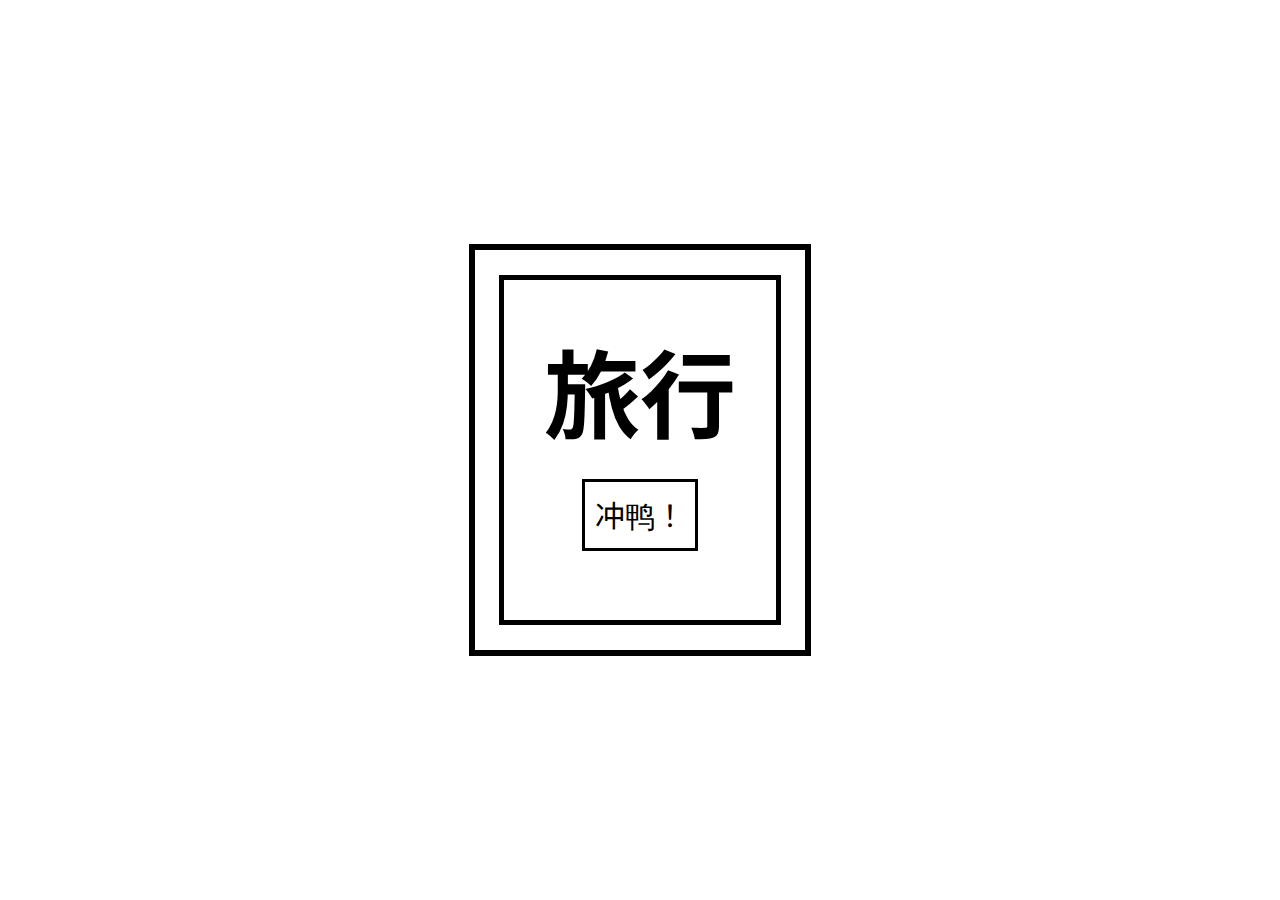
<file: index.html>
<!DOCTYPE html>
<html lang="en">
<head>
    <meta charset="UTF-8">
    <meta name="viewport" content="width=device-width, initial-scale=1.0">
    <title>旅行</title>
    <link rel="preconnect" href="https://fonts.googleapis.com">
    <link rel="preconnect" href="https://fonts.gstatic.com" crossorigin>
    <link href="https://fonts.googleapis.com/css2?family=Lato&family=Noto+Sans+JP:wght@100..900&display=swap" rel="stylesheet">
    <link href="https://fonts.googleapis.com/css2?family=Lato&family=Noto+Sans+JP:wght@100..900&family=Zen+Maru+Gothic&display=swap" rel="stylesheet">
    <link rel="stylesheet" href="style.css">
    <link rel="stylesheet" href="https://cdnjs.cloudflare.com/ajax/libs/animate.css/4.1.1/animate.min.css"/>
</head>
<body>
    <div class="container set-pos">
        <div class="outer-box-container">
            <div class="content-container set-content-pos">
                <h1 class="noto-font inner" style="font-weight: 10px; font-size: 6rem;">旅行</h1>
                <a href="./home_page/home.html">
                <p class="noto-font button-box animate__animated animate__fadeInLeft" style="font-weight: 5px;">冲鸭！</p>
                </a>
            </div>
        </div>
    </div>
</body>
</html>
</file>
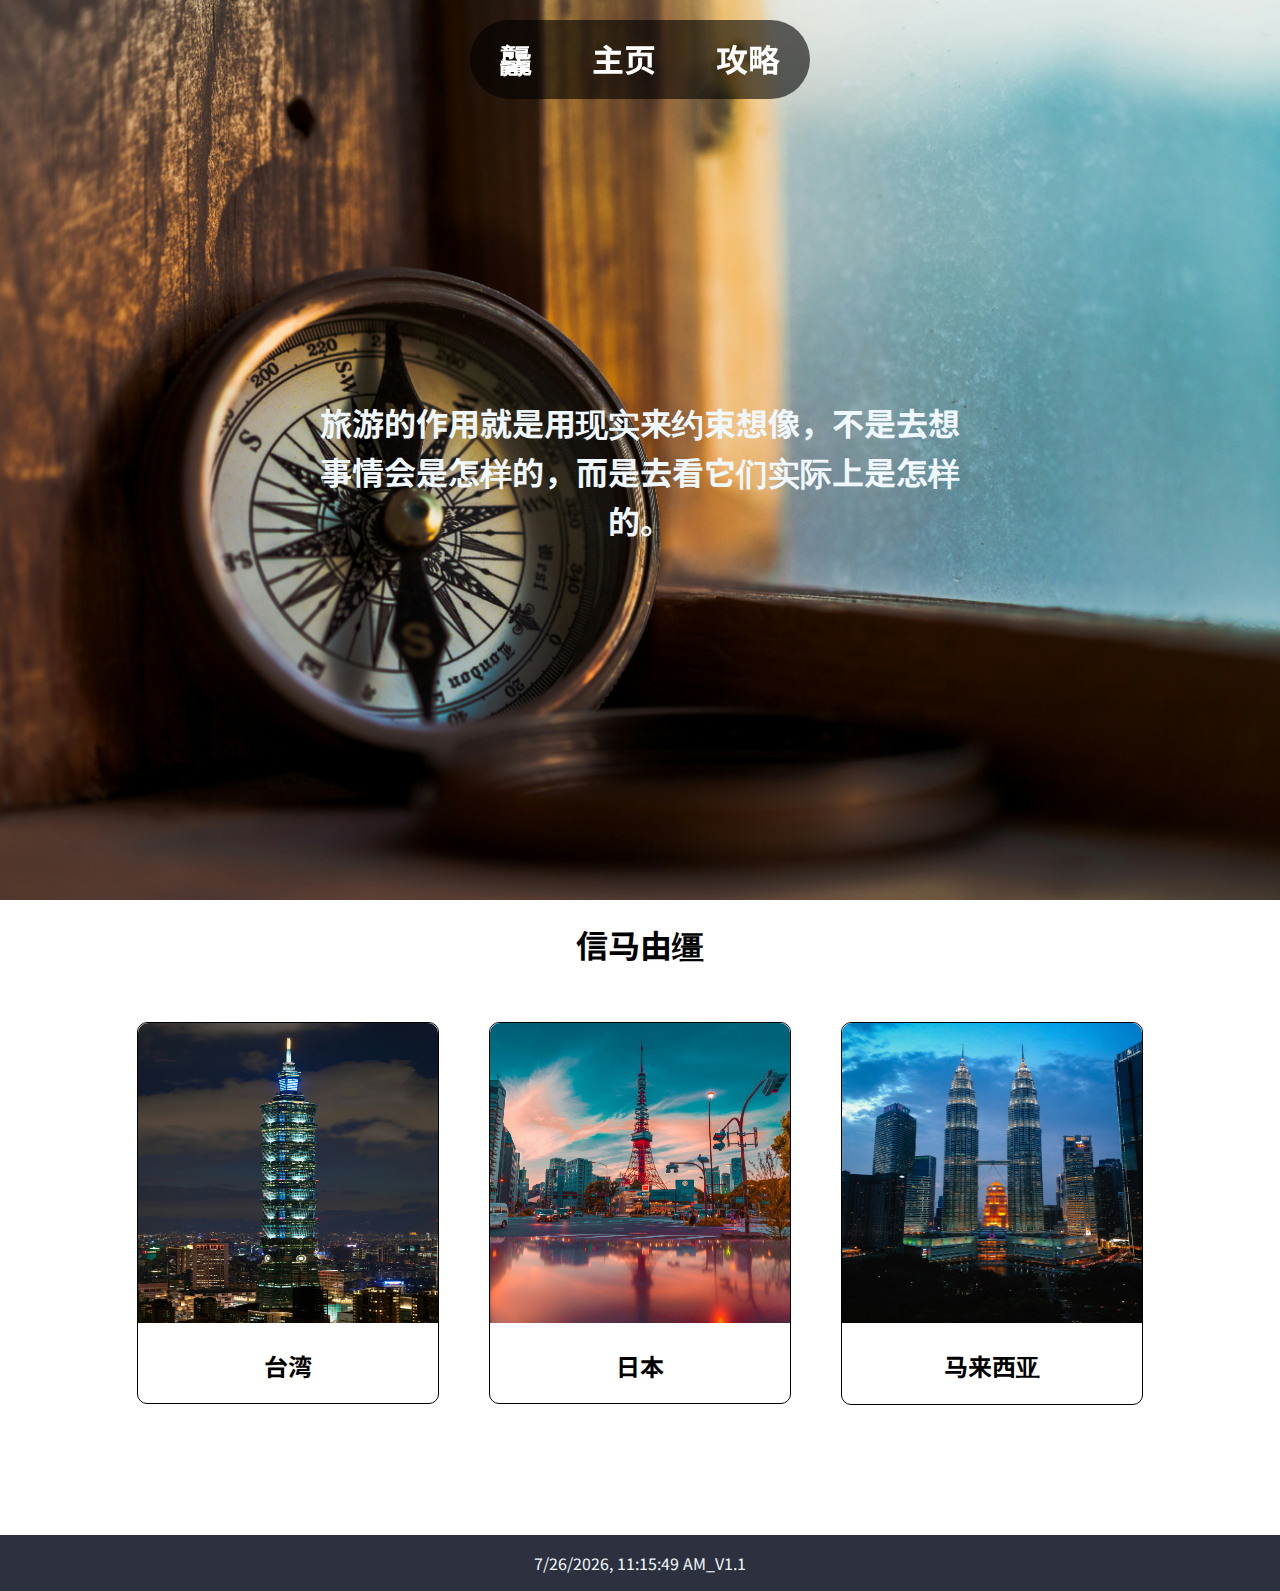
<file: home_page/home.html>
<!DOCTYPE html>
<html>
<head>
    <meta charset="UTF-8">
    <meta name="viewport" content="width=device-width, initial-scale=1.0">
    <title>主面</title>
    <link rel="preconnect" href="https://fonts.googleapis.com">
    <link rel="preconnect" href="https://fonts.gstatic.com" crossorigin>
    <link href="https://fonts.googleapis.com/css2?family=Lato&family=Noto+Sans+JP:wght@100..900&display=swap" rel="stylesheet">
    <link rel="stylesheet" href="./style.css">
    <link rel="stylesheet" href="https://cdnjs.cloudflare.com/ajax/libs/animate.css/4.1.1/animate.min.css"/>

</head>
<body>
    <nav class="zone set-nav nav-stick" style="z-index: 1;">
        <ul class="main-nav">
            <li class="menu-main"><a href="../index.html">龘</a></li>
            <li class="menu-main"><a href="#">主页</a></li>
            <li class="menu-strategy"><a href="./strategy.html">攻略</a></li>
        </ul>
    </nav>
    <div class="zone red body-img">
        <!-- <img src="../img/compass.jpg" class="body-img"> -->
         <h1 class="img-word">旅游的作用就是用现实来约束想像，不是去想事情会是怎样的，而是去看它们实际上是怎样的。</h1>
    </div>
    <div class="zone country-row-title">
        <h1>信马由缰</h1>
    </div>
    <div class="zone country-box">
        <a href="../strategy_page/taiwan.html" class="normalize-word">
            <div class="box">
                <div class="img-container">
                    <img src="../img/taiwan-101.jpg">
                </div>
                <div class="country-name">
                    <h2>台湾</h2>
                </div>
            </div>
        </a>
        <a href="../strategy_page/japan.html" class="normalize-word">
            <div class="box">
                <div class="img-container">
                    <img src="../img/tokyo.jpg">
                </div>
                <div class="country-name">
                    <h2>日本</h2>
                </div>
            </div>
        </a>
        <a href="../strategy_page/malaysia.html" class="normalize-word">
            <div class="box">
                <div class="img-container">
                    <img src="../img/kl.jpg">
                </div>
                <div class="country-name">
                    <h2>马来西亚</h2>
                </div>
            </div>
        </a>
    </div>
    <footer class="zone dark-blue footer-color">
        <p id="clock"></p>
        <p>_V1.1</p>
    </footer>

    <script>
        var clockElement = document.getElementById('clock');
        function clock() {
            clockElement.textContent = new Date().toLocaleString();
        }
        setInterval(clock, 1000);
    
    </script>

</body>
</html>
</file>
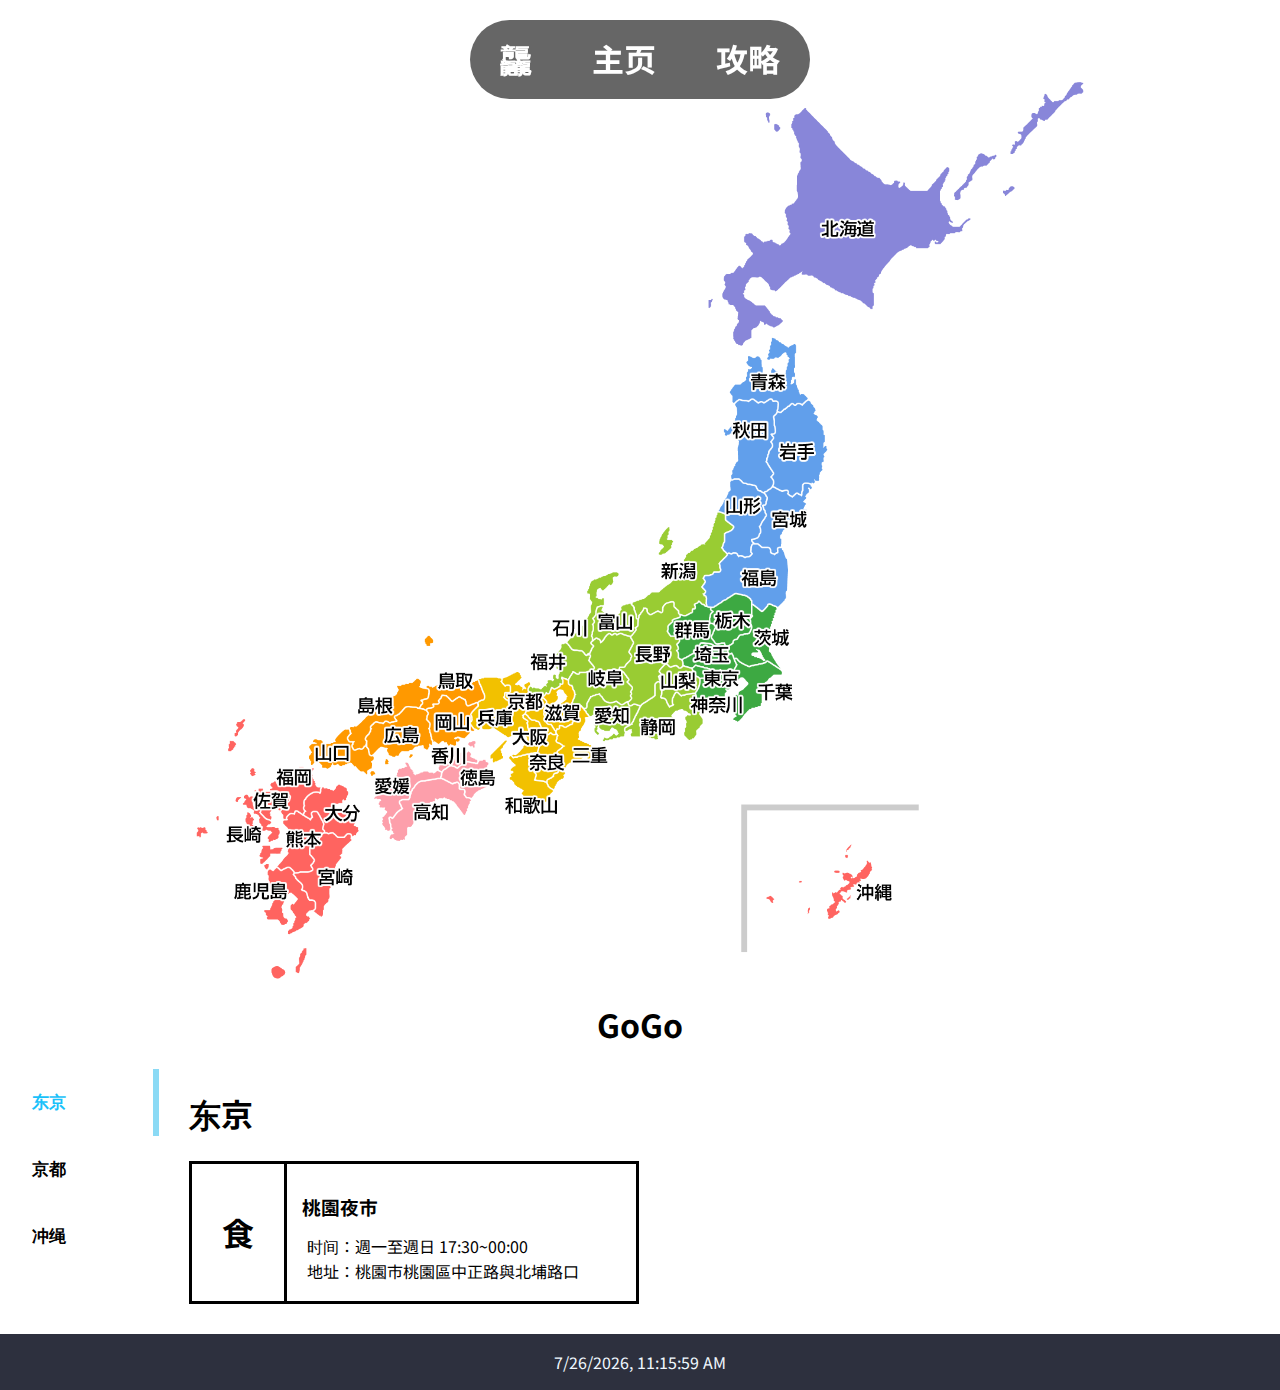
<file: strategy_page/japan.html>
<!DOCTYPE html>
<html lang="en">
<head>
    <meta charset="UTF-8">
    <meta name="viewport" content="width=device-width, initial-scale=1.0">
    <title>日本</title>
    <link rel="preconnect" href="https://fonts.googleapis.com">
    <link rel="preconnect" href="https://fonts.gstatic.com" crossorigin>
    <link href="https://fonts.googleapis.com/css2?family=Lato&family=Noto+Sans+JP:wght@100..900&display=swap" rel="stylesheet">
    <link rel="stylesheet" href="style.css">

</head>
<body>
    <nav class="zone set-nav nav-stick">
        <ul class="main-nav">
            <li class="menu-main"><a href="../index.html">龘</a></li>
            <li class="menu-main"><a href="../home_page/home.html">主页</a></li>
            <li class="menu-strategy"><a href="../home_page/strategy.html">攻略</a></li>
        </ul>
    </nav>
    <div class="zone red japan-map-img">
    </div>

    <div class="zone" style="justify-content: center;">
        <h1>GoGo</h1>
    </div>

    <div class="zone" style="justify-content: flex-start;">
        <div class="tab">
            <button class="tablinks" onclick="openCity(event, 'tokyo')" id="defaultOpen">东京</button>
            <button class="tablinks" onclick="openCity(event, 'kyoto')">京都</button>
            <button class="tablinks" onclick="openCity(event, 'okinawa')">冲绳</button>
        </div>

        <div id="tokyo" class="tabcontent">
            <h1>东京</h1>
            <div class="content-container">

                <a href="https://travel.tycg.gov.tw/zh-tw/consume/business-district" target="_blank" style="text-decoration: none; color: black;">
                    <div class="content-box">
                        <div class="content-box-letter">
                            <h1>食</h1>
                        </div>
                        <div class="content-box-details">
                            <h3>桃園夜市</h3>
                            <p>时间：週一至週日 17:30~00:00</p>
                            <p>地址：桃園市桃園區中正路與北埔路口</p>
                        </div>
                    </div>
                </a>

            </div>
        </div>
          
        <div id="taipei" class="tabcontent">
            <h1>台北</h1>
            <p>台湾台北。</p> 
        </div>
          
        <div id="xingzhu" class="tabcontent">
            <h1>新竹</h1>
            <p>台湾新竹。</p>
        </div>
    </div>

    <footer class="zone dark-blue footer-color">
        <p id="clock"></p>
    </footer>

    <script>
        var clockElement = document.getElementById('clock');
        function clock() {
            clockElement.textContent = new Date().toLocaleString();
        }
        setInterval(clock, 1000);

        function openCity(evt, cityName) {
            var i, tabcontent, tablinks;
            tabcontent = document.getElementsByClassName("tabcontent");
            for (i = 0; i < tabcontent.length; i++) {
                tabcontent[i].style.display = "none";
            }
            tablinks = document.getElementsByClassName("tablinks");
            for (i = 0; i < tablinks.length; i++) {
                tablinks[i].className = tablinks[i].className.replace(" active", "");
            }
            document.getElementById(cityName).style.display = "block";
            evt.currentTarget.className += " active";
            }

            // Get the element with id="defaultOpen" and click on it
        document.getElementById("defaultOpen").click();
    
    </script>

</body>
</html>
</file>
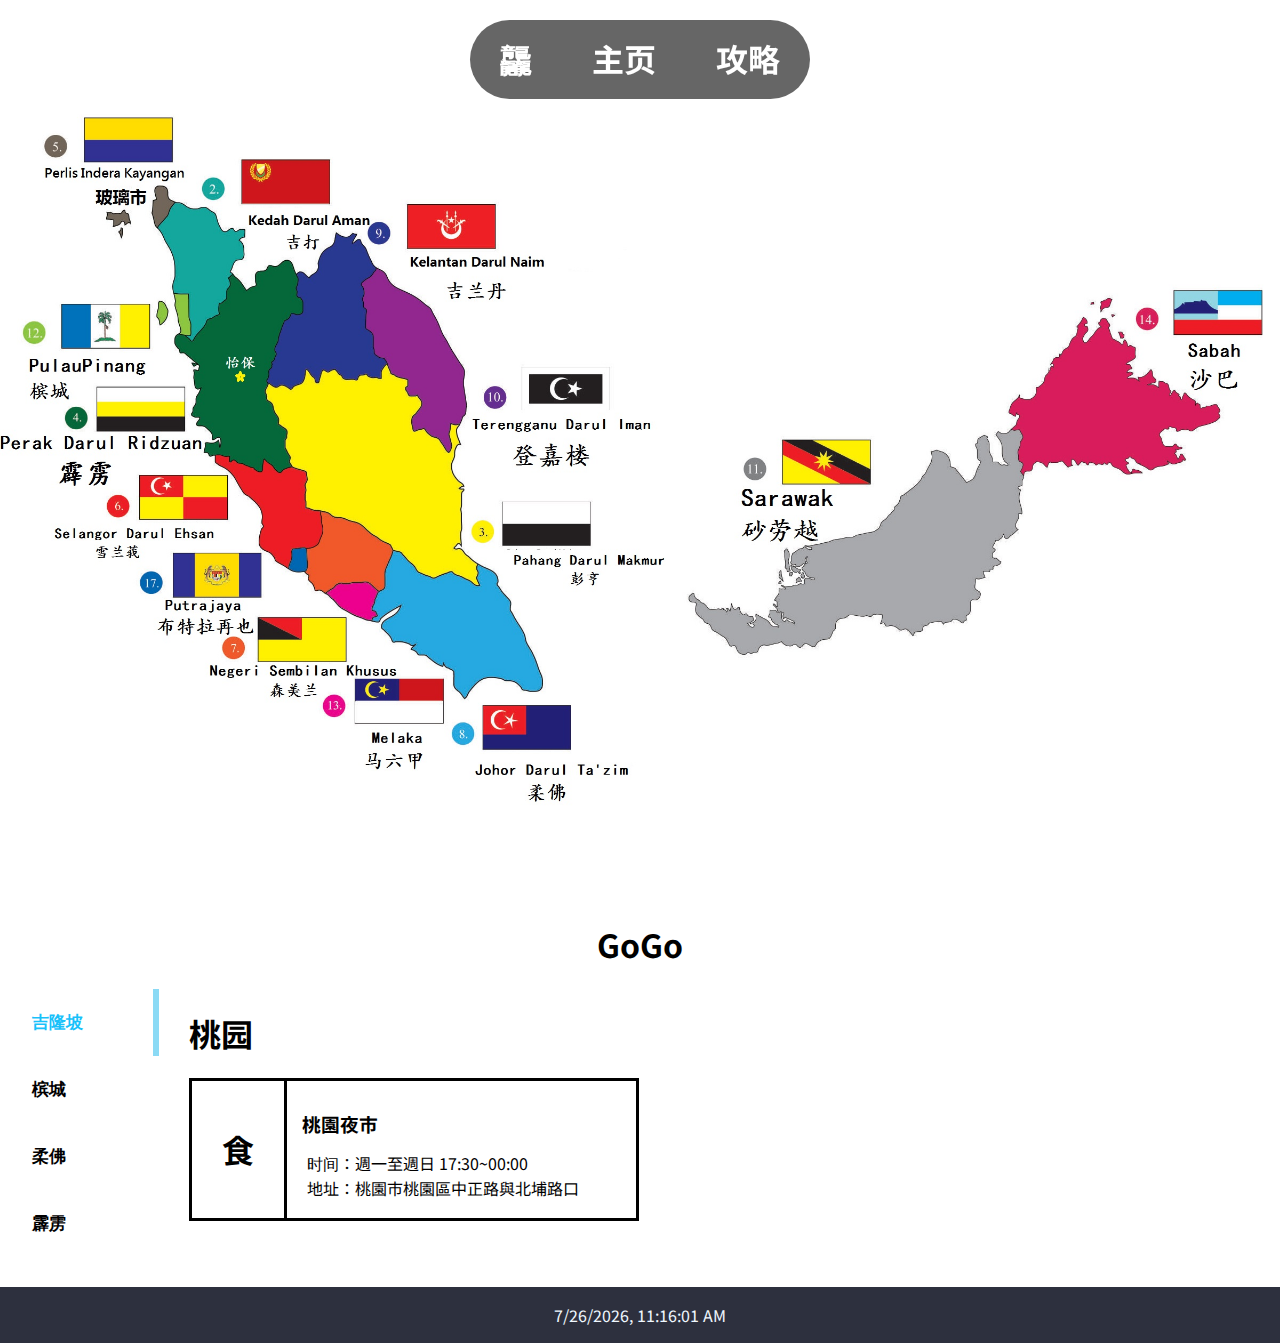
<file: strategy_page/malaysia.html>
<!DOCTYPE html>
<html lang="en">
<head>
    <meta charset="UTF-8">
    <meta name="viewport" content="width=device-width, initial-scale=1.0">
    <title>马来西亚</title>
    <link rel="preconnect" href="https://fonts.googleapis.com">
    <link rel="preconnect" href="https://fonts.gstatic.com" crossorigin>
    <link href="https://fonts.googleapis.com/css2?family=Lato&family=Noto+Sans+JP:wght@100..900&display=swap" rel="stylesheet">
    <link rel="stylesheet" href="style.css">

</head>
<body>
    <nav class="zone set-nav nav-stick">
        <ul class="main-nav">
            <li class="menu-main"><a href="../index.html">龘</a></li>
            <li class="menu-main"><a href="../home_page/home.html">主页</a></li>
            <li class="menu-strategy"><a href="../home_page/strategy.html">攻略</a></li>
        </ul>
    </nav>
    <div class="zone red malaysia-map-img">
    </div>

    <div class="zone" style="justify-content: center;">
        <h1>GoGo</h1>
    </div>

    <div class="zone" style="justify-content: flex-start;">
        <div class="tab">
            <button class="tablinks" onclick="openCity(event, 'kl')" id="defaultOpen">吉隆坡</button>
            <button class="tablinks" onclick="openCity(event, 'penang')">槟城</button>
            <button class="tablinks" onclick="openCity(event, 'johor')">柔佛</button>
            <button class="tablinks" onclick="openCity(event, 'perak')">霹雳</button>
            
        </div>

        <div id="kl" class="tabcontent">
            <h1>桃园</h1>
            <div class="content-container">
                <a href="https://travel.tycg.gov.tw/zh-tw/consume/business-district" target="_blank" style="text-decoration: none; color: black;">
                    <div class="content-box">
                        <div class="content-box-letter">
                            <h1>食</h1>
                        </div>
                        <div class="content-box-details">
                            <h3>桃園夜市</h3>
                            <p>时间：週一至週日 17:30~00:00</p>
                            <p>地址：桃園市桃園區中正路與北埔路口</p>
                        </div>
                    </div>
                </a>

            </div>
        </div>
          
        <div id="penang" class="tabcontent">
            <h1>台北</h1>
            <p>台湾台北。</p> 
        </div>
          
        <div id="johor" class="tabcontent">
            <h1>新竹</h1>
            <p>台湾新竹。</p>
        </div>
    </div>

    <footer class="zone dark-blue footer-color">
        <p id="clock"></p>
    </footer>

    <script>
        var clockElement = document.getElementById('clock');
        function clock() {
            clockElement.textContent = new Date().toLocaleString();
        }
        setInterval(clock, 1000);

        function openCity(evt, cityName) {
            var i, tabcontent, tablinks;
            tabcontent = document.getElementsByClassName("tabcontent");
            for (i = 0; i < tabcontent.length; i++) {
                tabcontent[i].style.display = "none";
            }
            tablinks = document.getElementsByClassName("tablinks");
            for (i = 0; i < tablinks.length; i++) {
                tablinks[i].className = tablinks[i].className.replace(" active", "");
            }
            document.getElementById(cityName).style.display = "block";
            evt.currentTarget.className += " active";
            }

            // Get the element with id="defaultOpen" and click on it
        document.getElementById("defaultOpen").click();
    
    </script>

</body>
</html>
</file>
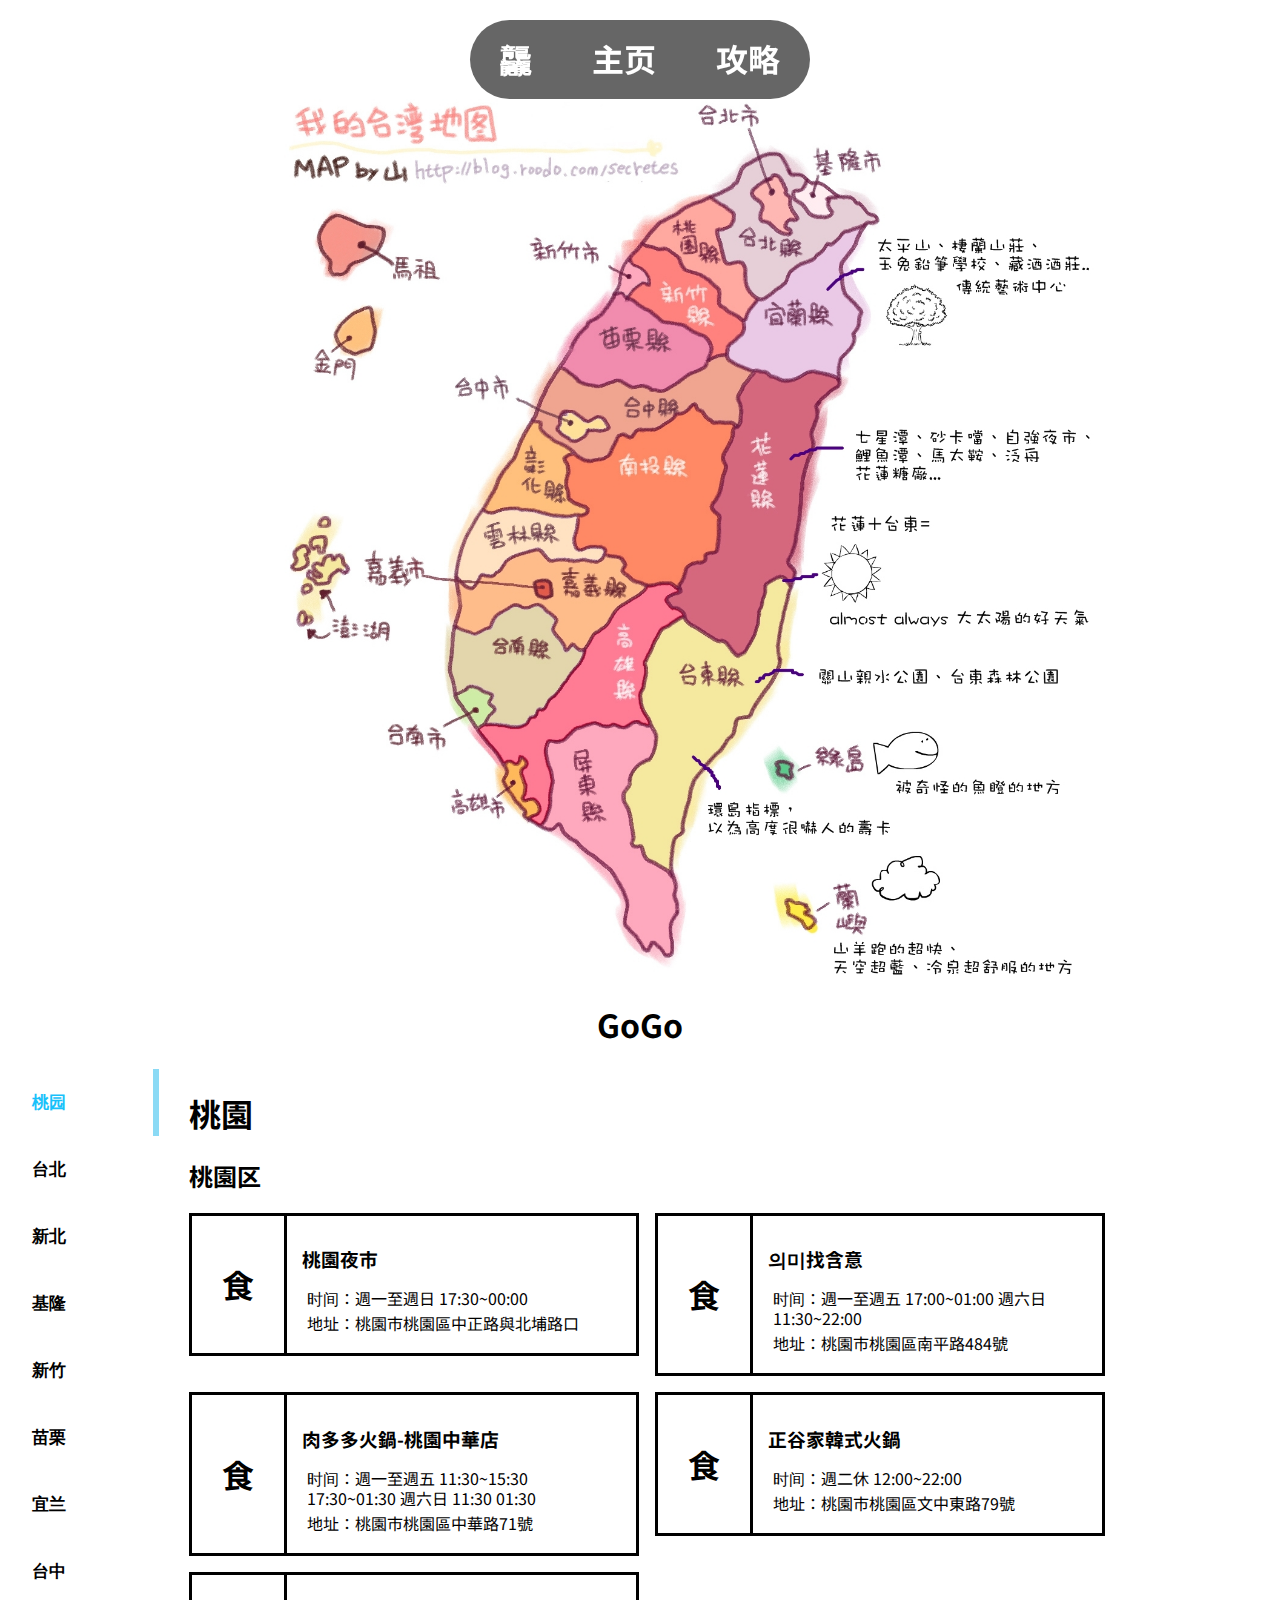
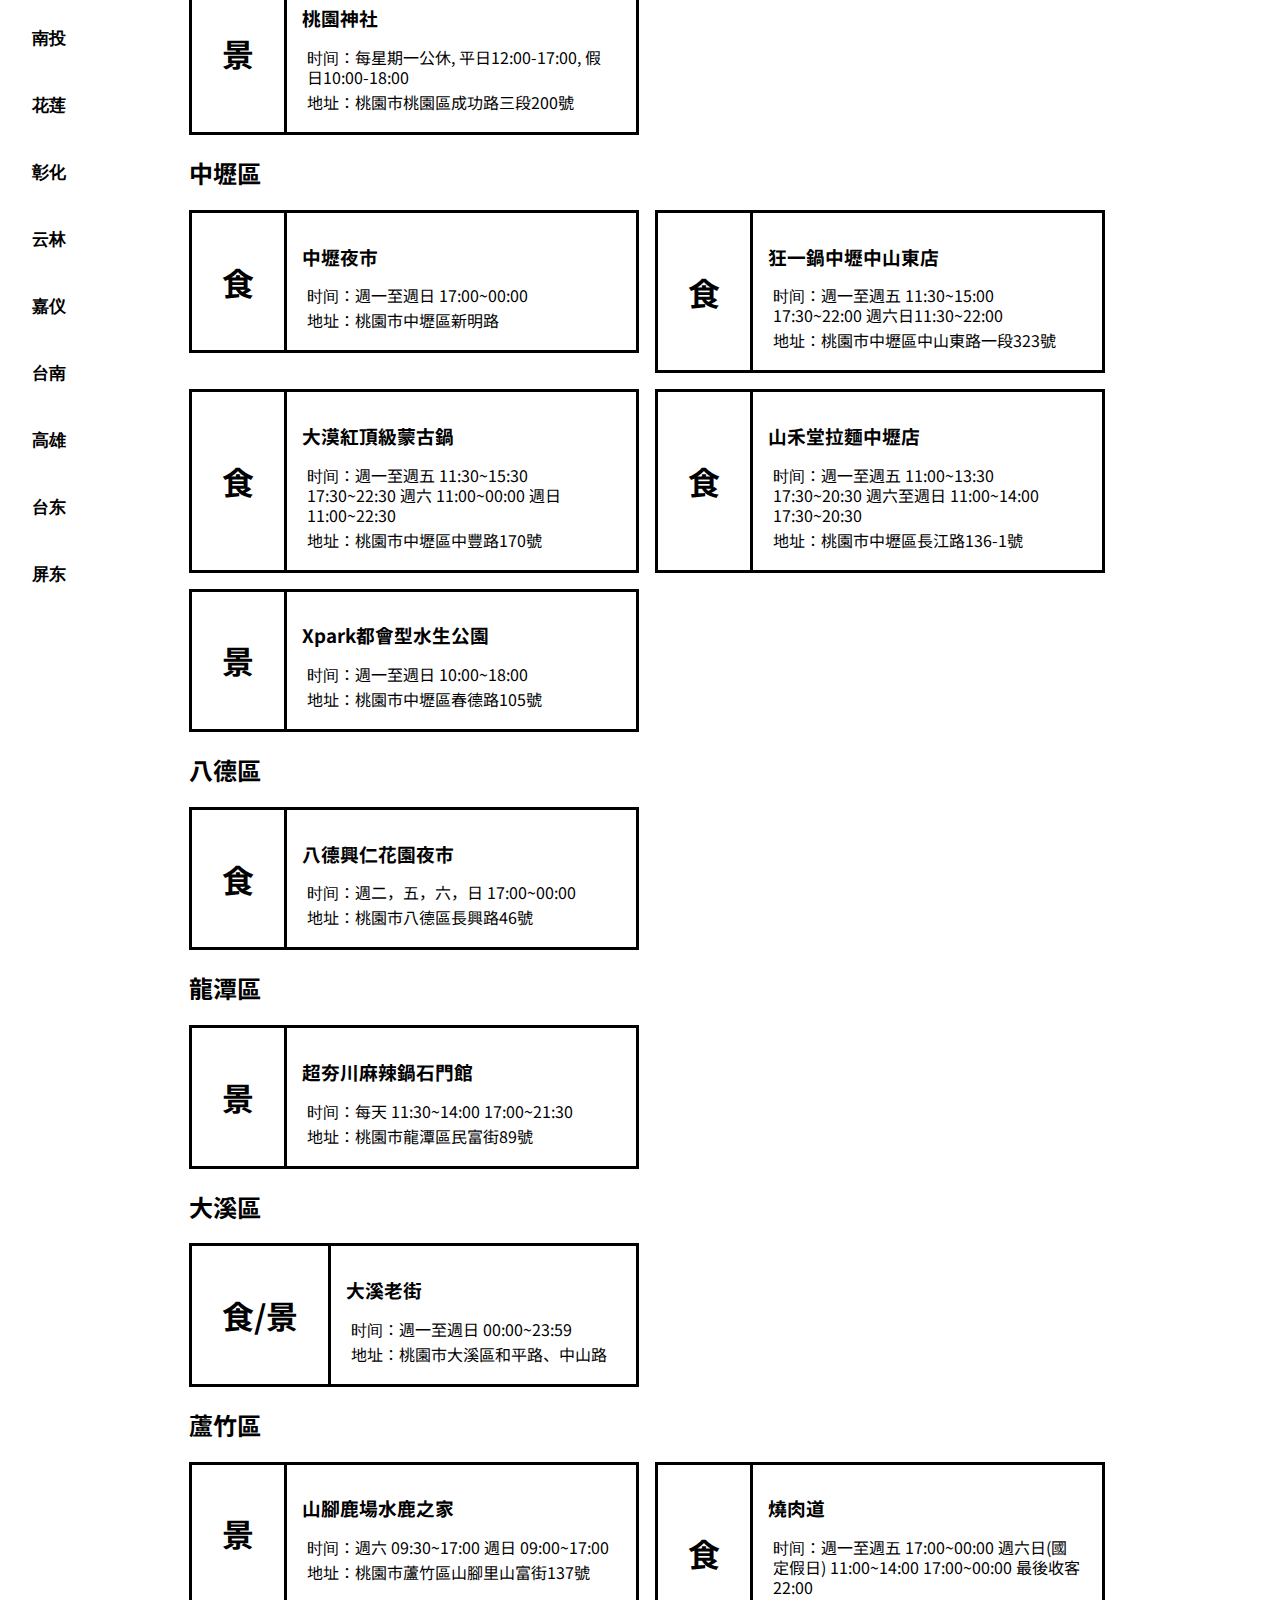
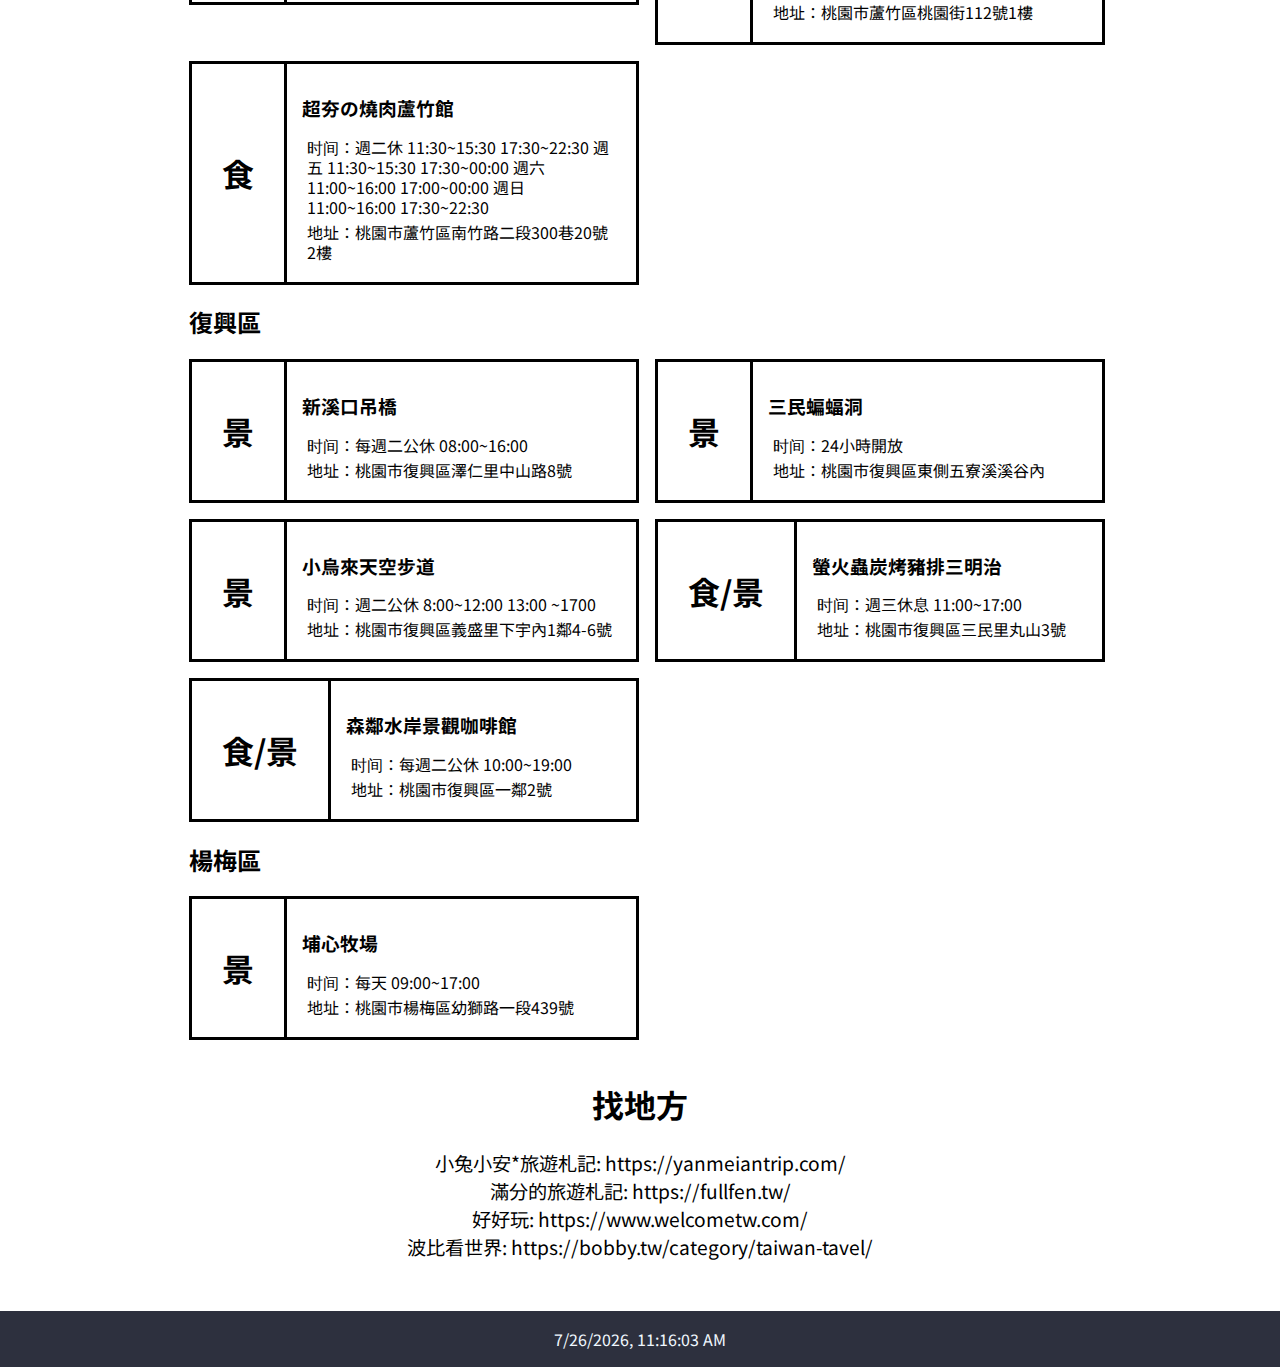
<file: strategy_page/taiwan.html>
<!DOCTYPE html>
<html lang="en">
<head>
    <meta charset="UTF-8">
    <meta name="viewport" content="width=device-width, initial-scale=1.0">
    <title>台湾</title>
    <link rel="preconnect" href="https://fonts.googleapis.com">
    <link rel="preconnect" href="https://fonts.gstatic.com" crossorigin>
    <link href="https://fonts.googleapis.com/css2?family=Lato&family=Noto+Sans+JP:wght@100..900&display=swap" rel="stylesheet">
    <link rel="stylesheet" href="style.css">

</head>
<body>
    <nav class="zone set-nav nav-stick" style="z-index: 1;">
        <ul class="main-nav">
            <li class="menu-main"><a href="../index.html">龘</a></li>
            <li class="menu-main"><a href="../home_page/home.html">主页</a></li>
            <li class="menu-strategy"><a href="../home_page/strategy.html">攻略</a></li>
        </ul>
    </nav>
    <div class="zone light-blue taiwan-map-img center-map">
    </div>

    <div class="zone" style="justify-content: center;">
        <h1>GoGo</h1>
    </div>

    <div class="zone">
        <div class="tab">
            <button class="tablinks" onclick="openCity(event, 'taoyuan')" id="defaultOpen">桃园</button>
            <button class="tablinks" onclick="openCity(event, 'taipei')">台北</button>
            <button class="tablinks" onclick="openCity(event, 'xingbei')">新北</button>
            <button class="tablinks" onclick="openCity(event, 'jilong')">基隆</button>
            <button class="tablinks" onclick="openCity(event, 'xingzhu')">新竹</button>
            <button class="tablinks" onclick="openCity(event, 'miaoli')">苗栗</button>
            <button class="tablinks" onclick="openCity(event, 'yilan')">宜兰</button>
            <button class="tablinks" onclick="openCity(event, 'taizhong')">台中</button>
            <button class="tablinks" onclick="openCity(event, 'nantou')">南投</button>
            <button class="tablinks" onclick="openCity(event, 'hualian')">花莲</button>
            <button class="tablinks" onclick="openCity(event, 'zhanghua')">彰化</button>
            <button class="tablinks" onclick="openCity(event, 'yunlin')">云林</button>
            <button class="tablinks" onclick="openCity(event, 'jiayi')">嘉仪</button>
            <button class="tablinks" onclick="openCity(event, 'tainan')">台南</button>
            <button class="tablinks" onclick="openCity(event, 'gaoxiong')">高雄</button>
            <button class="tablinks" onclick="openCity(event, 'taidong')">台东</button>
            <button class="tablinks" onclick="openCity(event, 'pingdong')">屏东</button>
        </div>

        <div id="taoyuan" class="tabcontent">
            <h1>桃園</h1>
            <h2>桃園区</h2>
            <div class="content-container">
                <a href="https://travel.tycg.gov.tw/zh-tw/consume/business-district" target="_blank" style="text-decoration: none; color: black;">
                    <div class="content-box">
                        <div class="content-box-letter">
                            <h1>食</h1>
                        </div>
                        <div class="content-box-details">
                            <h3>桃園夜市</h3>
                            <p>时间：週一至週日 17:30~00:00</p>
                            <p>地址：桃園市桃園區中正路與北埔路口</p>
                        </div>
                    </div>
                </a>

                <a href="https://fullfen.tw/connotation/" target="_blank" style="text-decoration: none; color: black;">
                    <div class="content-box">
                        <div class="content-box-letter">
                            <h1>食</h1>
                        </div>
                        <div class="content-box-details">
                            <h3>의미找含意</h3>
                            <p>时间：週一至週五 17:00~01:00 週六日 11:30~22:00</p>
                            <p>地址：桃園市桃園區南平路484號</p>
                        </div>
                    </div>
                </a>

                <a href="https://fullfen.tw/twrododo-zhonghua/" target="_blank" style="text-decoration: none; color: black;">
                    <div class="content-box">
                        <div class="content-box-letter">
                            <h1>食</h1>
                        </div>
                        <div class="content-box-details">
                            <h3>肉多多火鍋-桃園中華店</h3>
                            <p>时间：週一至週五 11:30~15:30 17:30~01:30 週六日 11:30 01:30</p>
                            <p>地址：桃園市桃園區中華路71號</p>
                        </div>
                    </div>
                </a>

                <a href="https://fullfen.tw/jeongol/" target="_blank" style="text-decoration: none; color: black;">
                    <div class="content-box">
                        <div class="content-box-letter">
                            <h1>食</h1>
                        </div>
                        <div class="content-box-details">
                            <h3>正谷家韓式火鍋</h3>
                            <p>时间：週二休 12:00~22:00</p>
                            <p>地址：桃園市桃園區文中東路79號</p>
                        </div>
                    </div>
                </a>

                <a href="https://yanmeiantrip.com/inoue/" target="_blank" style="text-decoration: none; color: black;">
                    <div class="content-box">
                        <div class="content-box-letter">
                            <h1>景</h1>
                        </div>
                        <div class="content-box-details">
                            <h3>桃園神社</h3>
                            <p>时间：每星期一公休, 平日12:00-17:00, 假日10:00-18:00</p>
                            <p>地址：桃園市桃園區成功路三段200號</p>
                        </div>
                    </div>
                </a>

            </div>

            <h2>中壢區</h2>
            <div class="content-container">
                <a href="https://travel.tycg.gov.tw/zh-tw/travel/attraction/965" target="_blank" style="text-decoration: none; color: black;">
                    <div class="content-box">
                        <div class="content-box-letter">
                            <h1>食</h1>
                        </div>
                        <div class="content-box-details">
                            <h3>中壢夜市</h3>
                            <p>时间：週一至週日 17:00~00:00</p>
                            <p>地址：桃園市中壢區新明路</p>
                        </div>
                    </div>
                </a>

                <a href="https://fullfen.tw/foddue-retro/" target="_blank" style="text-decoration: none; color: black;">
                    <div class="content-box">
                        <div class="content-box-letter">
                            <h1>食</h1>
                        </div>
                        <div class="content-box-details">
                            <h3>狂一鍋中壢中山東店</h3>
                            <p>时间：週一至週五 11:30~15:00 17:30~22:00 週六日11:30~22:00</p>
                            <p>地址：桃園市中壢區中山東路一段323號</p>
                        </div>
                    </div>
                </a>

                <a href="https://fullfen.tw/desert-red-mongolian/" target="_blank" style="text-decoration: none; color: black;">
                    <div class="content-box">
                        <div class="content-box-letter">
                            <h1>食</h1>
                        </div>
                        <div class="content-box-details">
                            <h3>大漠紅頂級蒙古鍋</h3>
                            <p>时间：週一至週五 11:30~15:30 17:30~22:30 週六 11:00~00:00 週日 11:00~22:30</p>
                            <p>地址：桃園市中壢區中豐路170號</p>
                        </div>
                    </div>
                </a>

                <a href="https://fullfen.tw/hotownzhongli/" target="_blank" style="text-decoration: none; color: black;">
                    <div class="content-box">
                        <div class="content-box-letter">
                            <h1>食</h1>
                        </div>
                        <div class="content-box-details">
                            <h3>山禾堂拉麵中壢店</h3>
                            <p>时间：週一至週五 11:00~13:30 17:30~20:30 週六至週日 11:00~14:00 17:30~20:30</p>
                            <p>地址：桃園市中壢區長江路136-1號</p>
                        </div>
                    </div>
                </a>

                <a href="https://fullfen.tw/xpark/" target="_blank" style="text-decoration: none; color: black;">
                    <div class="content-box">
                        <div class="content-box-letter">
                            <h1>景</h1>
                        </div>
                        <div class="content-box-details">
                            <h3>Xpark都會型水生公園</h3>
                            <p>时间：週一至週日 10:00~18:00</p>
                            <p>地址：桃園市中壢區春德路105號</p>
                        </div>
                    </div>
                </a>
            </div>

            <h2>八德區</h2>
            <div class="content-container">
                <a href="https://fullfen.tw/singrenflowernightmarket/#google_vignette" target="_blank" style="text-decoration: none; color: black;">
                    <div class="content-box">
                        <div class="content-box-letter">
                            <h1>食</h1>
                        </div>
                        <div class="content-box-details">
                            <h3>八德興仁花園夜市</h3>
                            <p>时间：週二，五，六，日 17:00~00:00</p>
                            <p>地址：桃園市八德區長興路46號</p>
                        </div>
                    </div>
                </a>
            </div>

            <h2>龍潭區</h2>
            <div class="content-container">
                <a href="https://fullfen.tw/stpaul-spicy-pot/" target="_blank" style="text-decoration: none; color: black;">
                    <div class="content-box">
                        <div class="content-box-letter">
                            <h1>景</h1>
                        </div>
                        <div class="content-box-details">
                            <h3>超夯川麻辣鍋石門館</h3>
                            <p>时间：每天 11:30~14:00 17:00~21:30</p>
                            <p>地址：桃園市龍潭區民富街89號</p>
                        </div>
                    </div>
                </a>
            </div>

            <h2>大溪區</h2>
            <div class="content-container">
                <a href="https://yanmeiantrip.com/daxi-street/" target="_blank" style="text-decoration: none; color: black;">
                    <div class="content-box">
                        <div class="content-box-letter">
                            <h1>食/景</h1>
                        </div>
                        <div class="content-box-details">
                            <h3>大溪老街</h3>
                            <p>时间：週一至週日 00:00~23:59</p>
                            <p>地址：桃園市大溪區和平路、中山路</p>
                        </div>
                    </div>
                </a>
            </div>

            <h2>蘆竹區</h2>
            <div class="content-container">
                <a href="https://fullfen.tw/shanjiao-deer-farm/" target="_blank" style="text-decoration: none; color: black;">
                    <div class="content-box">
                        <div class="content-box-letter">
                            <h1>景</h1>
                        </div>
                        <div class="content-box-details">
                            <h3>山腳鹿場水鹿之家</h3>
                            <p>时间：週六 09:30~17:00 週日 09:00~17:00</p>
                            <p>地址：桃園市蘆竹區山腳里山富街137號</p>
                        </div>
                    </div>
                </a>

                <a href="https://fullfen.tw/shao-rou-dao/" target="_blank" style="text-decoration: none; color: black;">
                    <div class="content-box">
                        <div class="content-box-letter">
                            <h1>食</h1>
                        </div>
                        <div class="content-box-details">
                            <h3>燒肉道</h3>
                            <p>时间：週一至週五 17:00~00:00 週六日(國定假日) 11:00~14:00 17:00~00:00 最後收客22:00</p>
                            <p>地址：桃園市蘆竹區桃園街112號1樓</p>
                        </div>
                    </div>
                </a>

                <a href="https://fullfen.tw/st-paul-luzhu/" target="_blank" style="text-decoration: none; color: black;">
                    <div class="content-box">
                        <div class="content-box-letter">
                            <h1>食</h1>
                        </div>
                        <div class="content-box-details">
                            <h3>超夯の燒肉蘆竹館</h3>
                            <p>时间：週二休 11:30~15:30 17:30~22:30
                                週五 11:30~15:30 17:30~00:00
                                週六 11:00~16:00 17:00~00:00
                                週日 11:00~16:00 17:30~22:30</p>
                            <p>地址：桃園市蘆竹區南竹路二段300巷20號2樓</p>
                        </div>
                    </div>
                </a>

            </div>

            <h2>復興區</h2>
            <div class="content-container">
                <a href="https://fullfen.tw/ty-xikoubridge/" target="_blank" style="text-decoration: none; color: black;">
                    <div class="content-box">
                        <div class="content-box-letter">
                            <h1>景</h1>
                        </div>
                        <div class="content-box-details">
                            <h3>新溪口吊橋</h3>
                            <p>时间：每週二公休 08:00~16:00</p>
                            <p>地址：桃園市復興區澤仁里中山路8號</p>
                        </div>
                    </div>
                </a>

                <a href="https://fullfen.tw/bat-cave/" target="_blank" style="text-decoration: none; color: black;">
                    <div class="content-box">
                        <div class="content-box-letter">
                            <h1>景</h1>
                        </div>
                        <div class="content-box-details">
                            <h3>三民蝙蝠洞</h3>
                            <p>时间：24小時開放</p>
                            <p>地址：桃園市復興區東側五寮溪溪谷內</p>
                        </div>
                    </div>
                </a>

                <a href="https://fullfen.tw/xiaowulai-skywalk/" target="_blank" style="text-decoration: none; color: black;">
                    <div class="content-box">
                        <div class="content-box-letter">
                            <h1>景</h1>
                        </div>
                        <div class="content-box-details">
                            <h3>小烏來天空步道</h3>
                            <p>时间：週二公休 8:00~12:00 13:00 ~1700</p>
                            <p>地址：桃園市復興區義盛里下宇內1鄰4-6號</p>
                        </div>
                    </div>
                </a>

                <a href="https://fullfen.tw/firefly-chargrilled-sandwich/" target="_blank" style="text-decoration: none; color: black;">
                    <div class="content-box">
                        <div class="content-box-letter">
                            <h1>食/景</h1>
                        </div>
                        <div class="content-box-details">
                            <h3>螢火蟲炭烤豬排三明治</h3>
                            <p>时间：週三休息 11:00~17:00</p>
                            <p>地址：桃園市復興區三民里丸山3號</p>
                        </div>
                    </div>
                </a>

                <a href="https://fullfen.tw/loveforesthouse/" target="_blank" style="text-decoration: none; color: black;">
                    <div class="content-box">
                        <div class="content-box-letter">
                            <h1>食/景</h1>
                        </div>
                        <div class="content-box-details">
                            <h3>森鄰水岸景觀咖啡館</h3>
                            <p>时间：每週二公休 10:00~19:00</p>
                            <p>地址：桃園市復興區一鄰2號</p>
                        </div>
                    </div>
                </a>

            </div>

            <h2>楊梅區</h2>
            <div class="content-container">
                <a href="https://fullfen.tw/2015-08-07-93/" target="_blank" style="text-decoration: none; color: black;">
                    <div class="content-box">
                        <div class="content-box-letter">
                            <h1>景</h1>
                        </div>
                        <div class="content-box-details">
                            <h3>埔心牧場</h3>
                            <p>时间：每天 09:00~17:00</p>
                            <p>地址：桃園市楊梅區幼獅路一段439號</p>
                        </div>
                    </div>
                </a>
            </div>

        </div>
          
        <div id="taipei" class="tabcontent">
            <h1>台北</h1>
            <h2>萬華區</h2>
            <div class="content-container">

                <a href="https://bobby.tw/2023-11-19-2537/" target="_blank" style="text-decoration: none; color: black;">
                    <div class="content-box">
                        <div class="content-box-letter">
                            <h1>景</h1>
                        </div>
                        <div class="content-box-details">
                            <h3>西門町</h3>
                            <p>时间：週一至週日 00:00~23:59</p>
                            <p>地址：臺北市萬華區中華路</p>
                        </div>
                    </div>
                </a>

                <a href="https://bobby.tw/2024-01-01-2616/" target="_blank" style="text-decoration: none; color: black;">
                    <div class="content-box">
                        <div class="content-box-letter">
                            <h1>食</h1>
                        </div>
                        <div class="content-box-details">
                            <h3>西門町美食餐廳推薦</h3>
                            <p>时间：N/A</p>
                            <p>地址：臺北市萬華區中華路</p>
                        </div>
                    </div>
                </a>

                <a href="https://yanmeiantrip.com/diaomin/" target="_blank" style="text-decoration: none; color: black;">
                    <div class="content-box">
                        <div class="content-box-letter">
                            <h1>食</h1>
                        </div>
                        <div class="content-box-details">
                            <h3>刁民酸菜魚(西門中華店)</h3>
                            <p>时间：週一至週日 11:00~02:00</p>
                            <p>地址：台北市萬華區中華路一段88號1樓(索拉利亞西鐵飯店一樓)</p>
                        </div>
                    </div>
                </a>

            </div>

            <h2>中正區</h2>
            <div class="content-container">
                <a href="https://www.taiwanviptravel.com/articles/huashan1914/" target="_blank" style="text-decoration: none; color: black;">
                    <div class="content-box">
                        <div class="content-box-letter">
                            <h1>景</h1>
                        </div>
                        <div class="content-box-details">
                            <h3>1914華山文創園區</h3>
                            <p>时间：週一至週日 00:00~23:59</p>
                            <p>地址：臺北市中正區八德路一段1號</p>
                        </div>
                    </div>
                </a>
            </div>

            <h2>士林區</h2>
            <div class="content-container">
                <a href="https://www.welcometw.com/%E5%A3%AB%E6%9E%97%E5%A4%9C%E5%B8%82%E7%BE%8E%E9%A3%9F-9%E5%A4%A7%E4%BA%BA%E6%B0%A3%E5%B0%8F%E5%90%83%E6%8E%A8%E8%96%A6%E6%B8%85%E5%96%AE/" target="_blank" style="text-decoration: none; color: black;">
                    <div class="content-box">
                        <div class="content-box-letter">
                            <h1>食</h1>
                        </div>
                        <div class="content-box-details">
                            <h3>士林夜市</h3>
                            <p>时间：週一至週日 16:00~00:00</p>
                            <p>地址：臺北市士林區大東路、大南路、文林路、基河路</p>
                        </div>
                    </div>
                </a>
            </div>

            <h2>信義區</h2>
            <div class="content-container">
                <a href="https://www.travel.taipei/zh-tw/attraction/details/217" target="_blank" style="text-decoration: none; color: black;">
                    <div class="content-box">
                        <div class="content-box-letter">
                            <h1>景</h1>
                        </div>
                        <div class="content-box-details">
                            <h3>台北101</h3>
                            <p>时间：週一至週日 11:00~21:30</p>
                            <p>地址：臺北市信義區信義路5段7號</p>
                        </div>
                    </div>
                </a>
            </div>

        </div>
          
        <div id="xingbei" class="tabcontent">
            <h1>新北</h1>
            <h2>瑞芳區</h2>
            <div class="content-container">
                
                <a href="https://yanmeiantrip.com/chiufenplay/" target="_blank" style="text-decoration: none; color: black;">
                    <div class="content-box">
                        <div class="content-box-letter">
                            <h1>食/景</h1>
                        </div>
                        <div class="content-box-details">
                            <h3>九份</h3>
                            <p>时间：週一至週四 08:00~19:00， 週五至週日 08:00~22:00</p>
                            <p>地址：新北市瑞芳區基山街</p>
                        </div>
                    </div>
                </a>
            </div>

            <h2>平溪區</h2>
            <div class="content-container">
                <a href="https://yanmeiantrip.com/shifen-waterfall/" target="_blank" style="text-decoration: none; color: black;">
                    <div class="content-box">
                        <div class="content-box-letter">
                            <h1>景</h1>
                        </div>
                        <div class="content-box-details">
                            <h3>十分</h3>
                            <p>时间：週一至週日 09:00~16:30</p>
                            <p>地址：新北市平溪區乾坑10號</p>
                        </div>
                    </div>
                </a>
            </div>

            <h2>八里區</h2>
            <div class="content-container">
                <a href="https://fullfen.tw/bali/" target="_blank" style="text-decoration: none; color: black;">
                    <div class="content-box">
                        <div class="content-box-letter">
                            <h1>景</h1>
                        </div>
                        <div class="content-box-details">
                            <h3>八里老街</h3>
                            <p>时间：週一至週日 00:00~23:59</p>
                            <p>地址：新北市八里區觀海大道36號</p>
                        </div>
                    </div>
                </a>
            </div>

            <h2>淡水區</h2>
            <div class="content-container">
                <a href="https://bobby.tw/2023-11-19-2537/" target="_blank" style="text-decoration: none; color: black;">
                    <div class="content-box">
                        <div class="content-box-letter">
                            <h1>景</h1>
                        </div>
                        <div class="content-box-details">
                            <h3>淡水老街</h3>
                            <p>时间：週一至週日 00:00~23:59</p>
                            <p>地址：新北市淡水區中正路、重建街、清水街一帶</p>
                        </div>
                    </div>
                </a>
            </div>

        </div>

        <div id="jilong" class="tabcontent">
            <h1>基隆</h1>
            <h2>仁愛區</h2>
            <div class="content-container">
                
                <a href="https://yanmeiantrip.com/blog-post_6529/" target="_blank" style="text-decoration: none; color: black;">
                    <div class="content-box">
                        <div class="content-box-letter">
                            <h1>食</h1>
                        </div>
                        <div class="content-box-details">
                            <h3>基隆廟口夜市</h3>
                            <p>时间：週一至週日 12:00~00:00</p>
                            <p>地址：基隆仁三路</p>
                        </div>
                    </div>
                </a>
            </div>
        </div>

        <div id="xingzhu" class="tabcontent">
            <h1>新竹</h1>
            <h2>橫山鄉</h2>
            <div class="content-container">
                
                <a href="https://fullfen.tw/neiwan-old-street/" target="_blank" style="text-decoration: none; color: black;">
                    <div class="content-box">
                        <div class="content-box-letter">
                            <h1>食/景</h1>
                        </div>
                        <div class="content-box-details">
                            <h3>內灣老街</h3>
                            <p>时间：週一至週日 10:00~18:00</p>
                            <p>地址：新竹縣橫山鄉光復路上</p>
                        </div>
                    </div>
                </a>
            </div>
        </div>

        <div id="miaoli" class="tabcontent">
            <h1>苗栗</h1>
            <p>台湾苗栗。</p>
        </div>

        <div id="yilan" class="tabcontent">
            <h1>宜兰</h1>
            <h2>三星鄉</h2>
            <div class="content-container">
                
                <a href="https://fullfen.tw/yilan-zhangnice/" target="_blank" style="text-decoration: none; color: black;">
                    <div class="content-box">
                        <div class="content-box-letter">
                            <h1>景</h1>
                        </div>
                        <div class="content-box-details">
                            <h3>張美阿嬤農場</h3>
                            <p>时间：週一至週日 09:00~17:30</p>
                            <p>地址：宜蘭縣三星鄉行健溪一路二段161號</p>
                        </div>
                    </div>
                </a>
            </div>
        </div>

        <div id="taizhong" class="tabcontent">
            <h1>台中</h1>
            <h2>西屯區</h2>
            <div class="content-container">
                
                <a href="https://fullfen.tw/fengjia-night-market/" target="_blank" style="text-decoration: none; color: black;">
                    <div class="content-box">
                        <div class="content-box-letter">
                            <h1>食</h1>
                        </div>
                        <div class="content-box-details">
                            <h3>逢甲夜市</h3>
                            <p>时间：週一至週日 16:00~02:00</p>
                            <p>地址：台中市西屯區文華路</p>
                        </div>
                    </div>
                </a>
            </div>
        </div>

        <div id="nantou" class="tabcontent">
            <h1>南投</h1>
            <h2>魚池鄉</h2>
            <div class="content-container">
                
                <a href="https://fullfen.tw/sun-moon-lake/" target="_blank" style="text-decoration: none; color: black;">
                    <div class="content-box">
                        <div class="content-box-letter">
                            <h1>景</h1>
                        </div>
                        <div class="content-box-details">
                            <h3>日月潭</h3>
                            <p>时间：N/A</p>
                            <p>地址：南投縣魚池鄉</p>
                        </div>
                    </div>
                </a>

                <a href="https://fullfen.tw/facv-paradise/" target="_blank" style="text-decoration: none; color: black;">
                    <div class="content-box">
                        <div class="content-box-letter">
                            <h1>景</h1>
                        </div>
                        <div class="content-box-details">
                            <h3>九族文化村</h3>
                            <p>时间：週一至週五 09:00~17:00</p>
                            <p>地址：南投縣魚池鄉金天巷45號</p>
                        </div>
                    </div>
                </a>

            </div>

            <h2>仁愛鄉</h2>
            <div class="content-container">
                <a href="https://fullfen.tw/nt-cingjing/" target="_blank" style="text-decoration: none; color: black;">
                    <div class="content-box">
                        <div class="content-box-letter">
                            <h1>景</h1>
                        </div>
                        <div class="content-box-details">
                            <h3>清境</h3>
                            <p>时间：N/A</p>
                            <p>地址：南投縣仁愛鄉</p>
                        </div>
                    </div>
                </a>
            </div>

            <h2>竹山鎮</h2>
            <div class="content-container">
                <a href="https://fullfen.tw/zhushan-zinan-temple/" target="_blank" style="text-decoration: none; color: black;">
                    <div class="content-box">
                        <div class="content-box-letter">
                            <h1>景</h1>
                        </div>
                        <div class="content-box-details">
                            <h3>紫南宮</h3>
                            <p>时间：週一至週日 07:00~21:00</p>
                            <p>地址：南投縣竹山鎮大公街40號</p>
                        </div>
                    </div>
                </a>
            </div>

        </div>

        <div id="hualian" class="tabcontent">
            <h1>花莲</h1>
            <h2>秀林乡</h2>
            <div class="content-container">
                <a href="https://www.mytaiwan.org/taiwan-travel-guide/taroko-national-park.html" target="_blank" style="text-decoration: none; color: black;">
                    <div class="content-box">
                        <div class="content-box-letter">
                            <h1>景</h1>
                        </div>
                        <div class="content-box-details">
                            <h3>太鲁阁国家公园</h3>
                            <p>时间：週一至週日 08:00~17:00</p>
                            <p>地址：台湾花莲县秀林乡富世291号</p>
                        </div>
                    </div>
                </a>
            </div>
        </div>

        <div id="zhanghua" class="tabcontent">
            <h1>彰化</h1>
            <p>台湾彰化。</p>
        </div>

        <div id="yunlin" class="tabcontent">
            <h1>云林</h1>
            <p>台湾云林。</p>
        </div>

        <div id="jiayi" class="tabcontent">
            <h1>嘉仪</h1>
            <h2>阿里山鄉</h2>
            <div class="content-container">
                
                <a href="https://www.welcometw.com/%e9%98%bf%e9%87%8c%e5%b1%b1%e6%96%b0%e5%85%ab%e6%99%af%ef%bd%9c%e5%9a%b4%e9%81%b8%e9%98%bf%e9%87%8c%e5%b1%b1%e7%b6%93%e5%85%b8%e8%87%aa%e7%84%b6%e7%be%8e%e6%99%af/" target="_blank" style="text-decoration: none; color: black;">
                    <div class="content-box">
                        <div class="content-box-letter">
                            <h1>景</h1>
                        </div>
                        <div class="content-box-details">
                            <h3>阿里山國家森林遊樂園</h3>
                            <p>时间：週一至週日 08:30~17:00</p>
                            <p>地址：嘉義縣阿里山鄉中正村59號</p>
                        </div>
                    </div>
                </a>
            </div>
        </div>

        <div id="tainan" class="tabcontent">
            <h1>台南</h1>
            <p>台湾台南。</p>
        </div>

        <div id="gaoxiong" class="tabcontent">
            <h1>高雄</h1>
            <h2>旗山區</h2>
            <div class="content-container">
                
                <a href="https://fullfen.tw/qishan/" target="_blank" style="text-decoration: none; color: black;">
                    <div class="content-box">
                        <div class="content-box-letter">
                            <h1>食/景</h1>
                        </div>
                        <div class="content-box-details">
                            <h3>旗山老街</h3>
                            <p>时间：N/A</p>
                            <p>地址：高雄市旗山區中山路1號</p>
                        </div>
                    </div>
                </a>
            </div>

            <h2>新興區</h2>
            <div class="content-container">
                <a href="https://fullfen.tw/liuho-night-market/" target="_blank" style="text-decoration: none; color: black;">
                    <div class="content-box">
                        <div class="content-box-letter">
                            <h1>景</h1>
                        </div>
                        <div class="content-box-details">
                            <h3>六合夜市</h3>
                            <p>时间：週一至週日 17:00~05:00</p>
                            <p>地址：高雄市新興區六合二路</p>
                        </div>
                    </div>
                </a>
            </div>

        </div>

        <div id="taidong" class="tabcontent">
            <h1>台东</h1>
            <h2>太麻里鄉</h2>
            <div class="content-container">
                
                <a href="https://www.welcometw.com/%E5%A4%9A%E8%89%AF%E8%BB%8A%E7%AB%99-%E5%8F%B0%E6%9D%B1%E5%A4%AA%E9%BA%BB%E9%87%8C%E6%99%AF%E9%BB%9E-%E6%9C%80%E6%96%B0%E6%94%B6%E8%B2%BB%EF%BC%86%E4%BA%A4%E9%80%9A%EF%BC%86%E7%BE%8E%E9%A3%9F/" target="_blank" style="text-decoration: none; color: black;">
                    <div class="content-box">
                        <div class="content-box-letter">
                            <h1>景</h1>
                        </div>
                        <div class="content-box-details">
                            <h3>多良車站</h3>
                            <p>时间：週一至週日 7:00~18:00</p>
                            <p>地址：台東縣太麻里鄉多良村瀧溪路8-1號</p>
                        </div>
                    </div>
                </a>
            </div>
        </div>

        <div id="pingdong" class="tabcontent">
            <h1>屏东</h1>
            <p>台湾屏东。</p>
        </div>

    </div>
    <div class="zone resources-container">
        <h1>找地方</h1>
        <p>小兔小安*旅遊札記: <a href="https://yanmeiantrip.com/" target="_blank">https://yanmeiantrip.com/</a></p>
        <p>滿分的旅遊札記: <a href="https://fullfen.tw/" target="_blank">https://fullfen.tw/</a></p>
        <p>好好玩: <a href="https://www.welcometw.com/" target="_blank">https://www.welcometw.com/</a></p>
        <p>波比看世界: <a href="https://bobby.tw/category/taiwan-tavel/" target="_blank">https://bobby.tw/category/taiwan-tavel/</a></p>
    </div>
    <footer class="zone dark-blue footer-color">
        <p id="clock"></p>
    </footer>

    <script>
        var clockElement = document.getElementById('clock');
        function clock() {
            clockElement.textContent = new Date().toLocaleString();
        }
        setInterval(clock, 1000);

        function openCity(evt, cityName) {
            var i, tabcontent, tablinks;
            tabcontent = document.getElementsByClassName("tabcontent");
            for (i = 0; i < tabcontent.length; i++) {
                tabcontent[i].style.display = "none";
            }
            tablinks = document.getElementsByClassName("tablinks");
            for (i = 0; i < tablinks.length; i++) {
                tablinks[i].className = tablinks[i].className.replace(" active", "");
            }
            document.getElementById(cityName).style.display = "block";
            evt.currentTarget.className += " active";
            }

            // Get the element with id="defaultOpen" and click on it
        document.getElementById("defaultOpen").click(); 
    </script>

</body>
</html>
</file>
<file: style.css>
body {
    margin: auto 0;
}

.noto-font {
    font-family: "Noto Sans JP", sans-serif;
    font-optical-sizing: auto;
    /* font-weight: 10px; */
    font-style: normal;
    /* font-size: 5em; */
}

.zen-font {
    font-family: "Zen Maru Gothic", serif;
    font-weight: 400;
    font-style: normal;
}

.container {
    /* background-color: aquamarine; */
    margin: auto 0;
    display: flex;
    width: 100%;
    height: 100vh;
}

.set-pos {
    justify-content: center;
    align-content: center;

}

.outer-box-container {
    display: flex;
    border: solid 6px black;
    height: 400px;
    width: 330px;
    margin: auto 0;
    justify-content: center;
}

.content-container {
    border: solid 5px black;
    /* background-color: aqua; */
    display: flex;
    flex-direction: column;
    margin: auto 0;
    height: 300px;
    padding: 20px;
}

.inner {
    margin: 20px;   
}

.set-content-pos {
    /* justify-content: center; */
    align-items: center;
}

.button-box {
    border: solid 3px black;
    padding: 10px;
    cursor: pointer;
    margin: 0;
    font-size: 30px;
}

.button-box:hover {
    font-size: 3rem;
    background-color: black;
    color: white;
}

.content-container > a {
    text-decoration: none;
    color: black;
}

.animate__animated.animate__fadeInLeft {
    --animate-duration: 2s;
  }
</file>
<file: home_page/style.css>
body {
    margin: auto 0;
    font-family: "Noto Sans JP", sans-serif;
    font-style: normal;
}

.zone {
    display: flex;
}

.blue {
    background-color: cornflowerblue;
    color: white;
}

.red {
    background-color: crimson;
    color: aliceblue;
}

.green {
    background-color: chartreuse;
    color: aliceblue;
}

.dark-blue {
    background-color: #2d303e;
    color: aliceblue;
}

.set-nav {
    justify-content: center;
    margin-top: 20px;
}

.main-nav {
    display: flex;
    justify-content: center;
    padding: 0;
    margin: 0;
    list-style: none;
    /* background-color: transparent; */
    background-color: rgba(0, 0, 0, 0.6);
    border-radius: 50px;
    /* width: 100%; */
    
}

.main-nav > li {
    padding: 20px;
}

.main-nav > li > a {
    text-decoration: none;
    color: white;
    font-weight: bold;
    font-size: 2rem;
}

.main-nav > .menu-main {
    /* border: solid 3px white; */
    padding: 15px 30px;
}

.main-nav > .menu-strategy {
    /* border: solid 3px white; */
    padding: 15px 30px;
}

.main-nav > li > a:hover {
    color: #8bdaf5;
    transition: all 0.4s ease 0s;
}

.body-img {
    /* width: 100%;
    height: 100%; */
    background: url(../img/compass.jpg);
    height: 100vh;
    background-repeat: no-repeat;
    background-size: cover;
    background-position: center;

}

.img-word {
    /* writing-mode: vertical-lr;
    text-orientation: upright; */
    text-align: center;
    position: absolute;
    top: 50%;
    left: 50%;
    transform: translate(-50%, -50%);
}

.nav-stick {
    position: fixed;
    top: 0;
    width: 100%;
}

.country-row-title {
    justify-content: center;
}

.country-box {
    justify-content: center;
    flex-wrap: wrap;
    padding: 30px 50px;
    gap: 50px;
}

.box {
    border: solid 1px black;
    /* padding: 10px; */
    border-radius: 10px;
    display: grid;
    cursor: pointer;
    transition: transform 0.7s;
}

.box:hover {
    transform: scale(1.1);
}

.img-container > img {
    height: 300px;
    width: 300px;
    border-radius: 10px 10px 0 0;
}

.country-name {
    display: flex;
    justify-content: center;
}

.normalize-word{
    text-decoration: none;
    color: black;
}

footer {
    display: flex;
    justify-content: center;
    margin-top: 100px;
}

.footer-color {
    color: aliceblue;
}

.strategy-content-img {
    background: url(../img/capybara.jpg);
    height: 100vh;
    background-repeat: no-repeat;
    background-size: cover;
    background-position: center;
}

.strategy-body-img-word {
    text-align: center;
    position: absolute;
    top: 50%;
    left: 50%;
    transform: translate(-50%, -50%);
}

.animate__animated.animate__fadeIn {
    --animate-duration: 1.5s;
}

@media only screen and (max-width: 600px) {
    .main-nav > li > a {
        font-size: 1rem;
    }
}
</file>
<file: strategy_page/style.css>
body {
    margin: auto 0;
    font-family: "Noto Sans JP", sans-serif;
    font-style: normal;
}

.zone {
    display: flex;
}

.blue {
    background-color: cornflowerblue;
    color: white;
}

.red {
    background-color: crimson;
    color: aliceblue;
}

.green {
    background-color: chartreuse;
    color: aliceblue;
}

.dark-blue {
    background-color: #2d303e;
    color: aliceblue;
}

.light-blue {
    background-color: #D2F0FA;
    color: black;
}

.set-nav {
    justify-content: center;
    margin-top: 20px;
}

.nav-stick {
    position: fixed;
    top: 0;
    width: 100%;
}

.main-nav {
    display: flex;
    justify-content: center;
    padding: 0;
    margin: 0;
    list-style: none;
    background-color: rgba(0, 0, 0, 0.6);
    border-radius: 50px;
}

.main-nav > li {
    padding: 20px;
}

.main-nav > li > a {
    text-decoration: none;
    color: white;
    font-weight: bold;
    font-size: 2rem;
}

.main-nav > .menu-main {
    padding: 15px 30px;
}

.main-nav > .menu-strategy {
    padding: 15px 30px;
}

.main-nav > li > a:hover {
    color: #8bdaf5;
    transition: all 0.4s ease 0s;
}

footer {
    justify-content: center;
    margin-top: 30px;
    
}

.footer-color {
    color: aliceblue;
}

.taiwan-map-img {
    background: url(../img/taiwan-map-latest.jpg);
    height: 100vh;
    background-repeat: no-repeat;
    background-size: contain;
    background-position: center;
    background-color: white;
    margin-top: 80px;
}

.japan-map-img {
    background: url(../img/map-japan-10210.png);
    height: 100vh;
    background-repeat: no-repeat;
    background-size: contain;
    background-position: center;
    background-color: white;
    margin-top: 80px;
}

.malaysia-map-img {
    background: url(../img/malaysia-map-img.jpeg);
    height: 100vh;
    background-repeat: no-repeat;
    background-size: contain;
    background-position: center;
    background-color: white;
}

/* Style the tab */
.tab {
    float: left;
    width: 15%;
  }
  
  /* Style the buttons inside the tab */
  .tab button {
    display: block;
    background-color: inherit;
    color: black;
    padding: 22px 32px;
    width: 100%;
    border: none;
    outline: none;
    text-align: left;
    cursor: pointer;
    transition: 0.3s;
    font-size: 17px;
    font-weight: bold;
  }
  
  /* Change background color of buttons on hover */
  .tab button:hover {
    background-color: #D2F0FA;
  }
  
  /* Create an active/current "tab button" class */
  .tab button.active {
    color: #18c1fa;
    border-right: solid 6px #8bdaf5;
  }
  
  /* Style the tab content */
  .tabcontent {
    float: left;
    padding: 0px 30px;
    width: 100%;
    overflow: hidden;
  }

.content-container {
    display: grid;
    gap: 1em;
    grid-template-columns: repeat(auto-fill, 450px);
}

.content-box {
    display: flex;
    border: solid 3px black;
    line-height: 20px;
    flex: 1;
    transition: 0.5s;
    cursor: pointer;
}

.content-box:hover {
    transform: scale(1.03);
}

.content-box-letter {
    display: flex;
    padding: 0 30px;
    justify-content: center;
    align-items: center;
    border-right: solid 3px black;
}

.content-box-letter > h1 {
    line-height: 40px;
}

.content-box-details {
    padding: 15px;

}

.content-box-details > p {
    margin: 5px;
}

@media only screen and (max-width: 600px) {
    .main-nav > li > a {
        font-size: 1rem;
    }

    .taiwan-map-img {
        margin-top: 0;
    }

    .japan-map-img {
        margin-top: 0;
    }

    .content-box {
        width: 250px;
        line-height: 20px;
        font-size: 0.7rem;
    }
}

.resources-container {
    flex-direction: column;
    align-items: center;
    justify-content: flex-start;
    padding: 20px;
}

.resources-container p {
    margin: 0;
    font-size: 1.2rem;
}

.resources-container p a {
    text-decoration: none;
    color: black;
}

@media only screen and (max-width: 600px) {
    .resources-container p {
        font-size: 0.8rem;
    }
}
</file>
